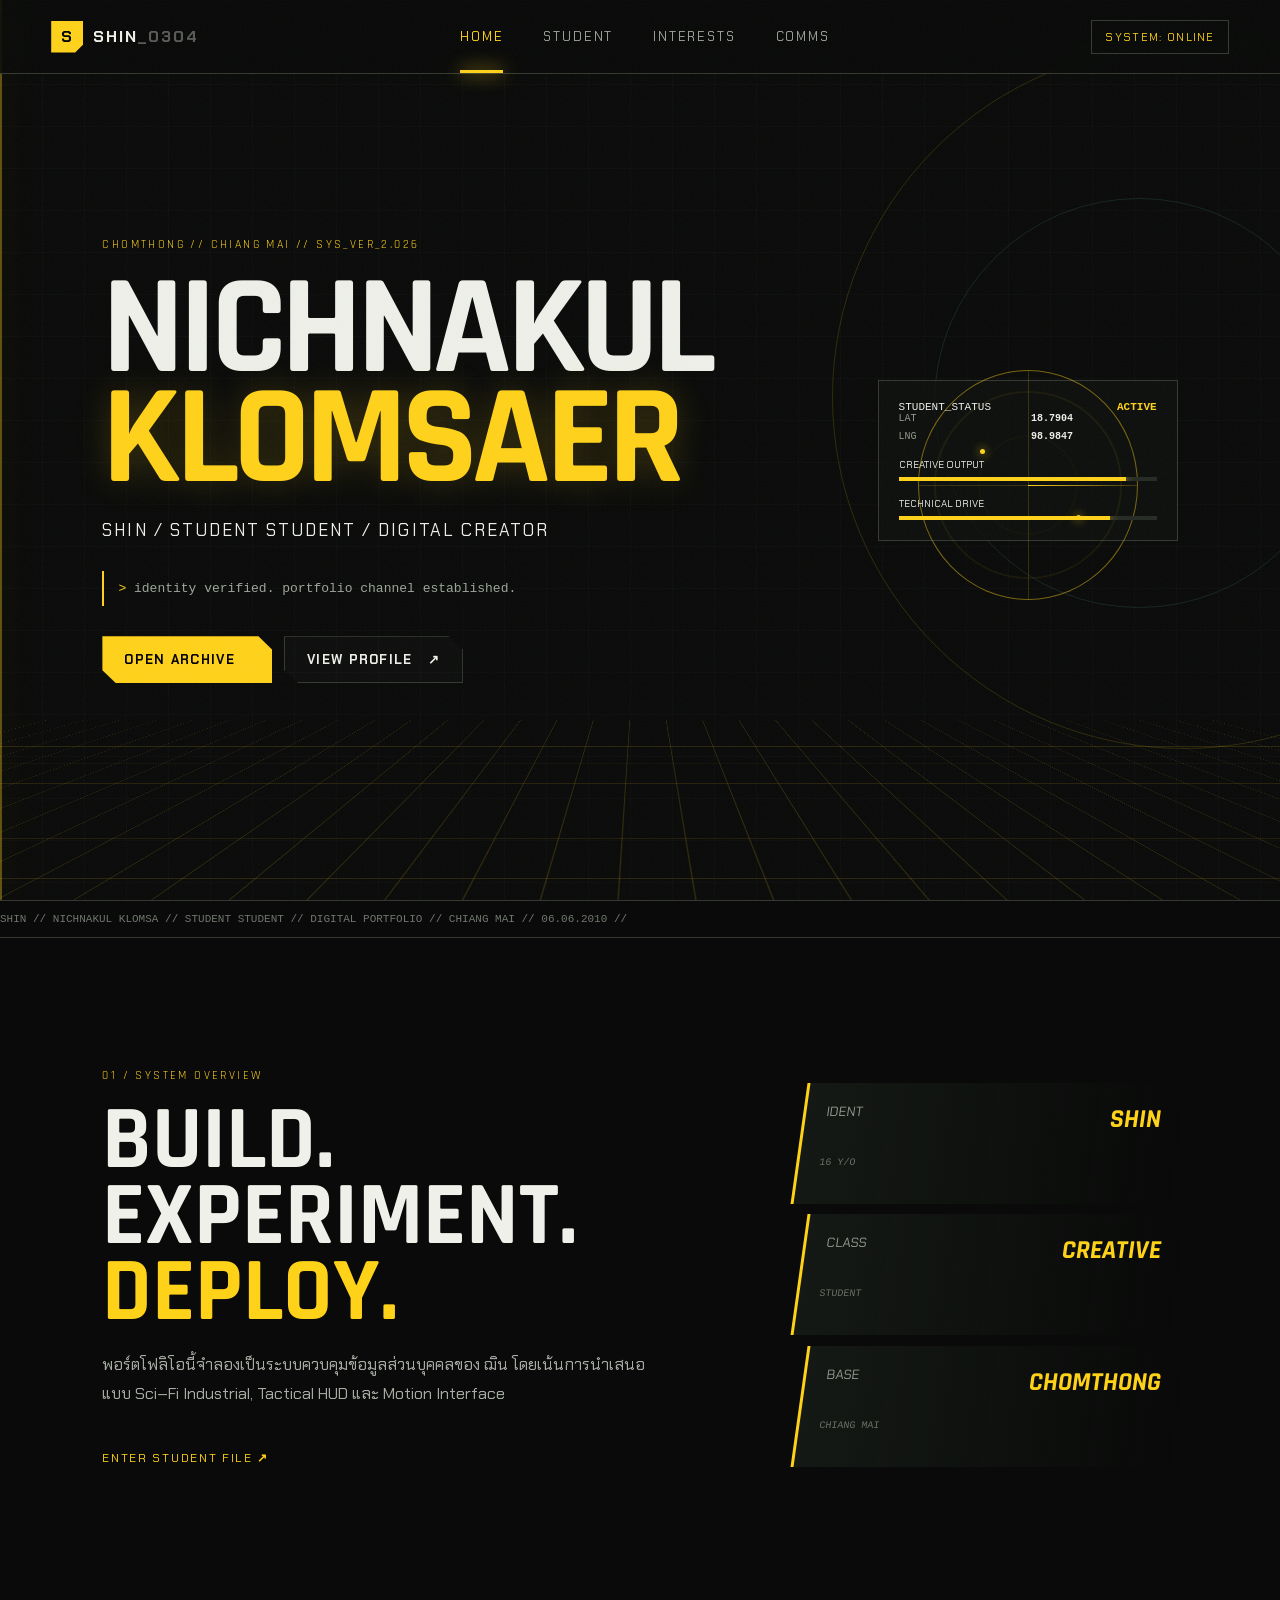
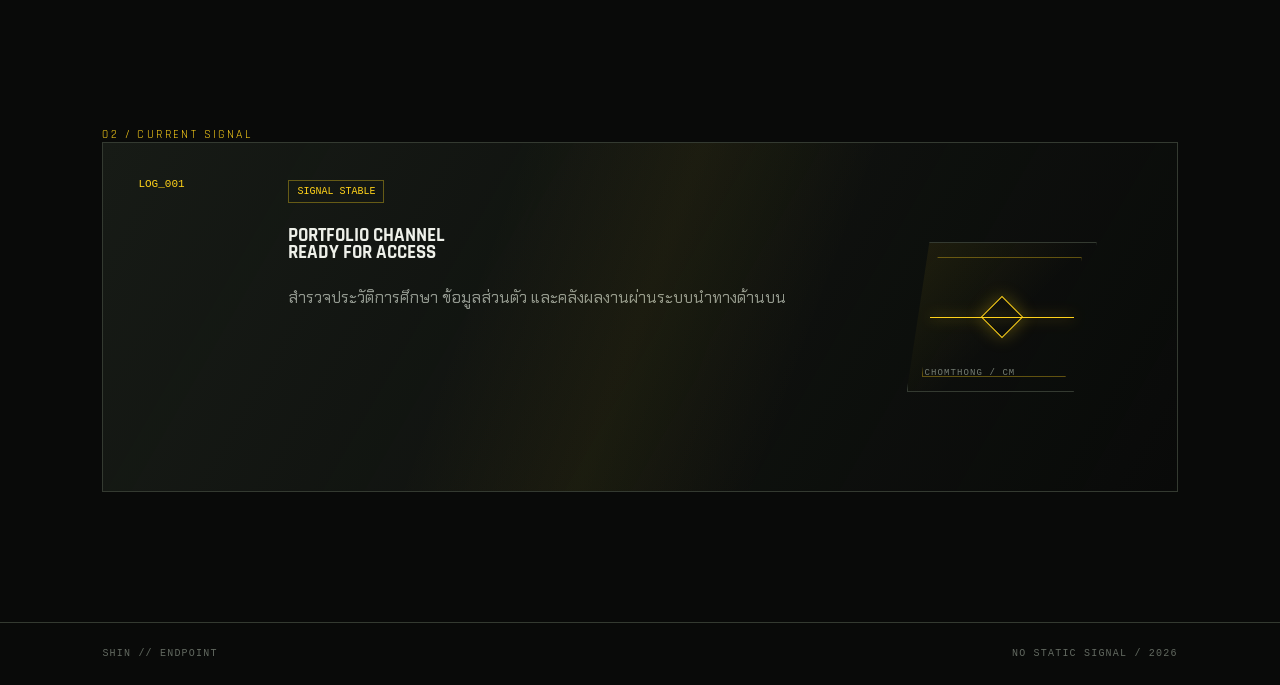
<file: index.html>
<!doctype html>
<html lang="th">
<head>
<meta charset="utf-8">
<meta name="viewport" content="width=device-width,initial-scale=1">
<title>SHIN // ENDPOINT</title>
<link rel="stylesheet" href="assets/style.css">
</head>
<body data-page="home">
<div id="boot" class="boot">
  <div class="boot-grid"></div>
  <div class="boot-core"><span class="boot-ring"></span><span class="boot-ring r2"></span><span class="boot-ring r3"></span></div>
  <div class="boot-log" id="bootLog"></div>
  <div class="boot-title">ENDPOINT // SHIN</div>
</div>
<div class="noise"></div>
<header class="nav-shell">
  <a class="brand" href="index.html"><span class="brand-mark">S</span><span>SHIN<span class="dim">_0304</span></span></a>
  <nav>
    <a class="nav-link active" href="index.html">HOME</a>
    <a class="nav-link" href="about.html">STUDENT</a>
    <a class="nav-link" href="interests.html">INTERESTS</a>
    <a class="nav-link" href="contact.html">COMMS</a>
  </nav>
  <button class="system-btn" id="modeBtn">SYSTEM: ONLINE</button>
</header>

<main>
<section class="hero section">
  <div class="hero-bg"><div class="grid-floor"></div><div class="orbit o1"></div><div class="orbit o2"></div><div class="scan-beam"></div></div>
  <div class="hero-copy reveal">
    <div class="eyebrow">CHOMTHONG // CHIANG MAI // SYS_VER_2.026</div>
    <h1><span class="scramble">NICHNAKUL</span><br><em>KLOMSAER</em></h1>
    <p class="lead">SHIN / STUDENT STUDENT / DIGITAL CREATOR</p>
    <div class="terminal-line"><span>&gt;</span> identity verified. portfolio channel established.</div>
    <div class="cta-row">
      <a class="target-btn" href="projects.html"><span>OPEN ARCHIVE</span><i></i></a>
      <a class="ghost-btn" href="about.html">VIEW PROFILE <b>↗</b></a>
    </div>
  </div>
  <div class="hero-panel reveal">
    <div class="panel-top"><span>STUDENT_STATUS</span><b>ACTIVE</b></div>
    <div class="radar"><div class="radar-sweep"></div><div class="radar-dot d1"></div><div class="radar-dot d2"></div><div class="radar-ring"></div></div>
    <div class="readout"><span>LAT</span><strong>18.7904</strong><span>LNG</span><strong>98.9847</strong></div>
    <div class="meter"><label>CREATIVE OUTPUT</label><span style="--v:88%"></span></div>
    <div class="meter"><label>TECHNICAL DRIVE</label><span style="--v:82%"></span></div>
  </div>
</section>

<section class="ticker"><div>SHIN // NICHNAKUL KLOMSA // STUDENT STUDENT // DIGITAL PORTFOLIO // CHIANG MAI // 06.06.2010 // </div></section>

<section class="section intro">
  <div class="section-label">01 / SYSTEM OVERVIEW</div>
  <div class="split">
    <div class="reveal">
      <h2>BUILD. EXPERIMENT.<br><span>DEPLOY.</span></h2>
      <p>พอร์ตโฟลิโอนี้จำลองเป็นระบบควบคุมข้อมูลส่วนบุคคลของ ฌิน โดยเน้นการนำเสนอแบบ Sci‑Fi Industrial, Tactical HUD และ Motion Interface</p>
      <a class="text-link" href="about.html">ENTER STUDENT FILE <b>↗</b></a>
    </div>
    <div class="data-stack reveal">
      <div class="data-chip"><small>IDENT</small><strong>SHIN</strong><span>16 Y/O</span></div>
      <div class="data-chip"><small>CLASS</small><strong>CREATIVE</strong><span>STUDENT</span></div>
      <div class="data-chip"><small>BASE</small><strong>CHOMTHONG</strong><span>CHIANG MAI</span></div>
    </div>
  </div>
</section>

<section class="section feature">
  <div class="section-label">02 / CURRENT SIGNAL</div>
  <div class="feature-card reveal">
    <div class="feature-index">LOG_001</div>
    <div><span class="status">SIGNAL STABLE</span><h3>PORTFOLIO CHANNEL<br>READY FOR ACCESS</h3><p>สำรวจประวัติการศึกษา ข้อมูลส่วนตัว และคลังผลงานผ่านระบบนำทางด้านบน</p></div>
    <div class="feature-graphic"><div class="signal-block"><span></span><b>CHOMTHONG / CM</b></div></div>
  </div>
</section>
</main>
<footer><span>SHIN // ENDPOINT</span><span>NO STATIC SIGNAL / 2026</span></footer>
<script src="assets/app.js"></script>
</body>
</html>
</file>
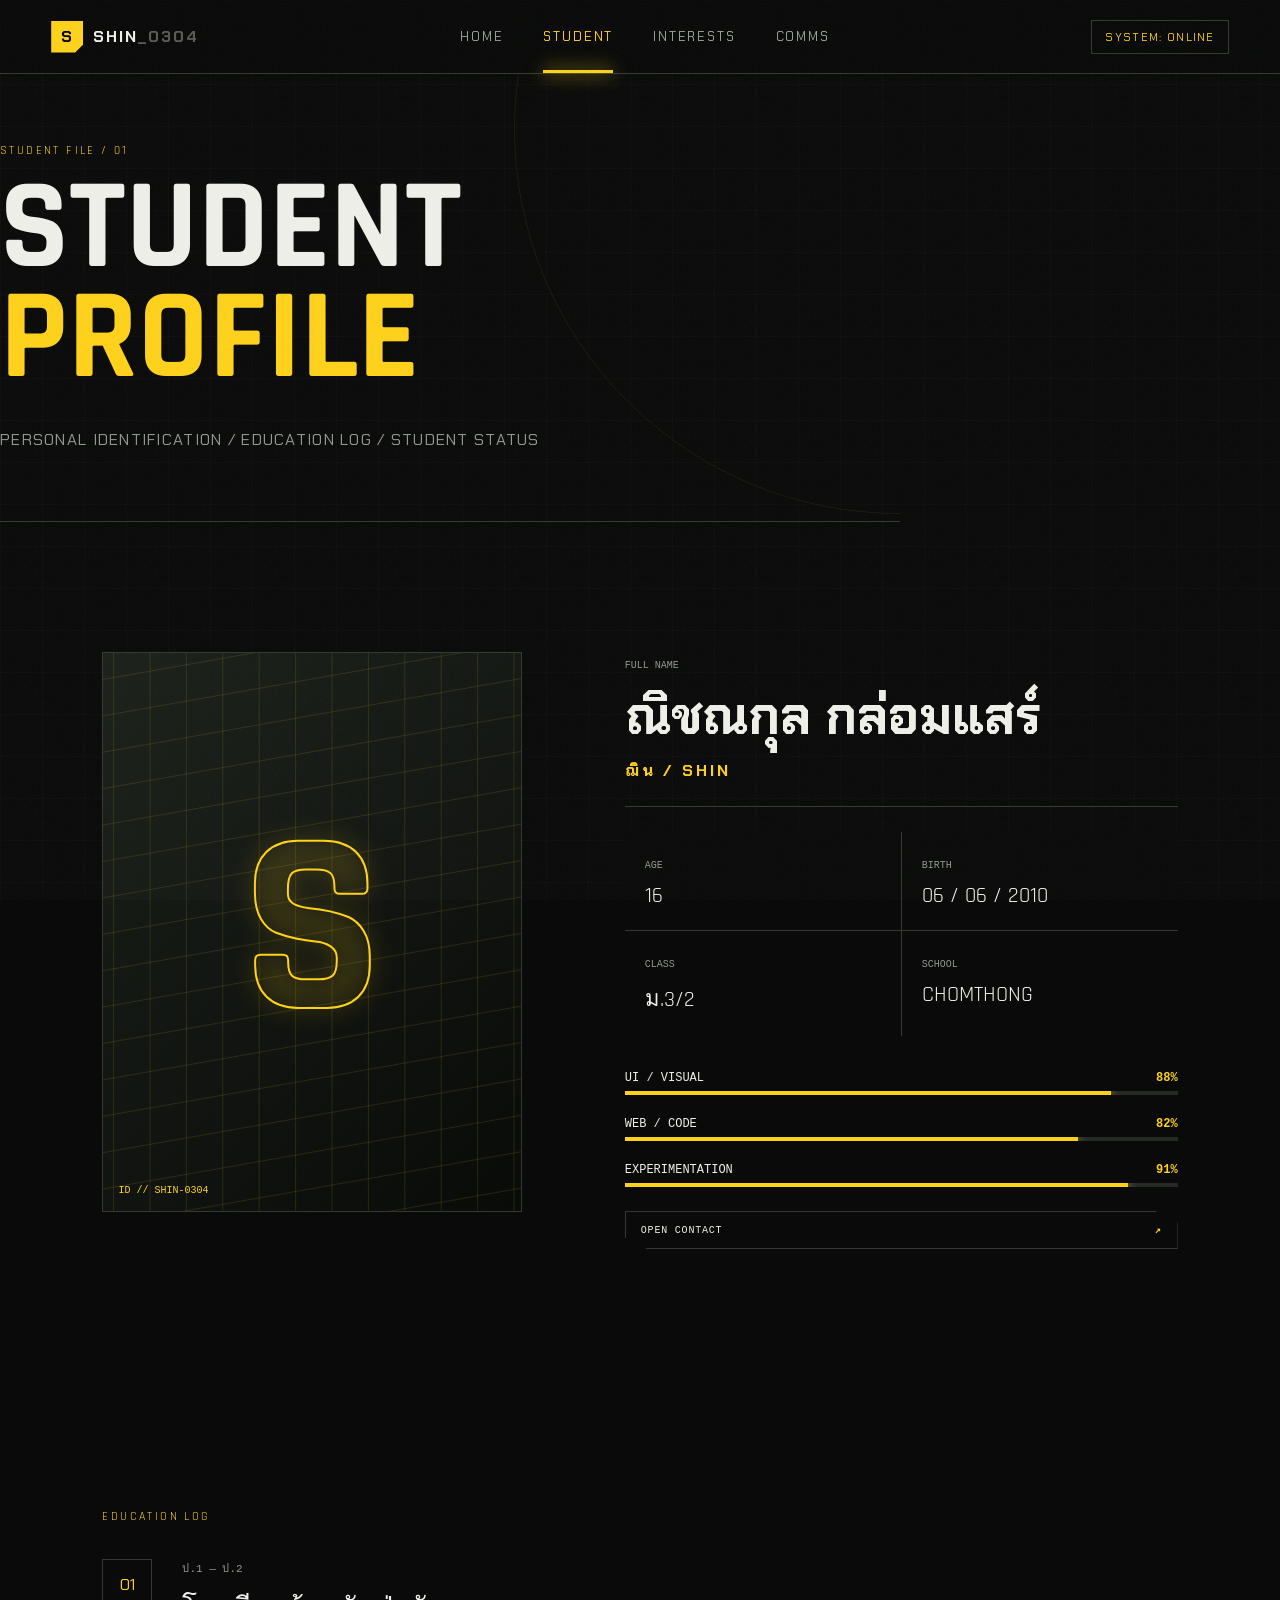
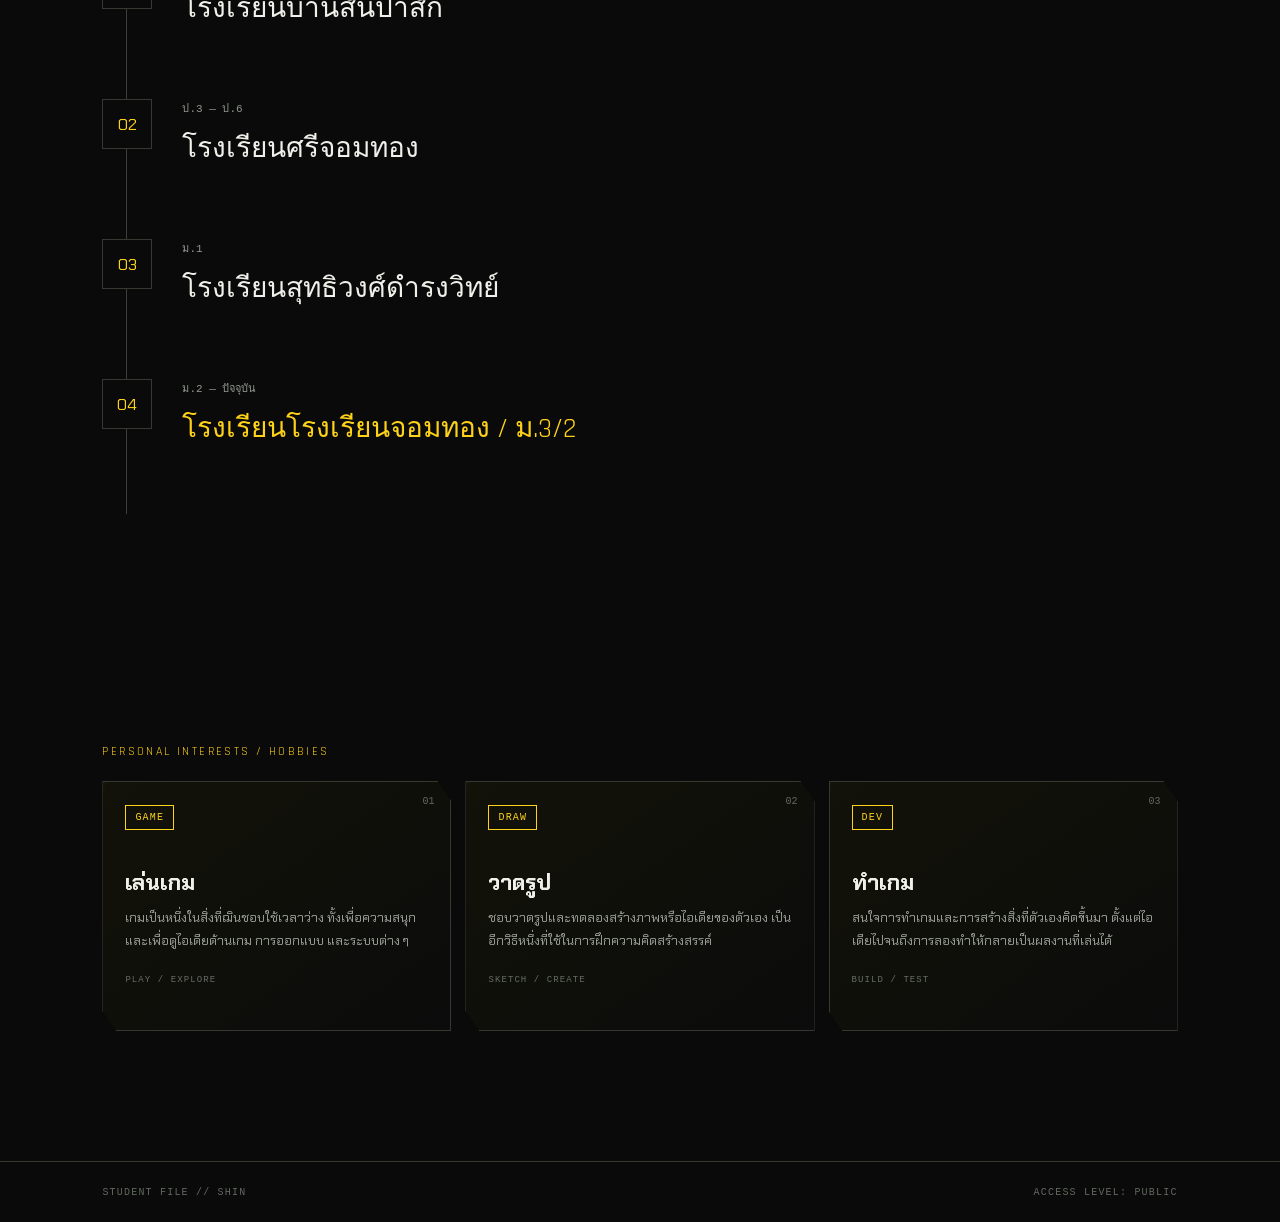
<file: about.html>
<!doctype html>
<html lang="th">
<head><meta charset="utf-8"><meta name="viewport" content="width=device-width,initial-scale=1"><title>SHIN // STUDENT</title><link rel="stylesheet" href="assets/style.css"></head>
<body data-page="about">
<div class="noise"></div>
<header class="nav-shell"><a class="brand" href="index.html"><span class="brand-mark">S</span><span>SHIN<span class="dim">_0304</span></span></a><nav><a class="nav-link" href="index.html">HOME</a><a class="nav-link active" href="about.html">STUDENT</a><a class="nav-link" href="interests.html">INTERESTS</a><a class="nav-link" href="contact.html">COMMS</a></nav><button class="system-btn" id="modeBtn">SYSTEM: ONLINE</button></header>
<main>
<section class="page-hero"><div class="section-label">STUDENT FILE / 01</div><h1 class="decrypt">STUDENT<br><span>PROFILE</span></h1><p>PERSONAL IDENTIFICATION / EDUCATION LOG / STUDENT STATUS</p></section>
<section class="section profile-layout">
  <div class="portrait reveal"><div class="portrait-grid"></div><div class="portrait-initial">S</div><div class="portrait-tag">ID // SHIN-0304</div></div>
  <div class="profile-info reveal">
    <div class="nameplate"><small>FULL NAME</small><h2>ณิชณกุล กล่อมแสร์</h2><strong>ฌิน / SHIN</strong></div>
    <div class="stat-grid">
      <div><small>AGE</small><b>16</b></div><div><small>BIRTH</small><b>06 / 06 / 2010</b></div><div><small>CLASS</small><b>ม.3/2</b></div><div><small>SCHOOL</small><b>CHOMTHONG</b></div>
    </div>
    <div class="skill-list">
      <div class="skill"><span>UI / VISUAL</span><b>88%</b><i style="--v:88%"></i></div>
      <div class="skill"><span>WEB / CODE</span><b>82%</b><i style="--v:82%"></i></div>
      <div class="skill"><span>EXPERIMENTATION</span><b>91%</b><i style="--v:91%"></i></div>
    </div>
    <a class="profile-command" href="contact.html"><span>OPEN CONTACT</span><b>↗</b></a>
  </div>
</section>
<section class="section timeline">
<div class="section-label">EDUCATION LOG</div>
<div class="timeline-line"></div>
<div class="edu reveal"><span>01</span><div><b>ป.1 — ป.2</b><strong>โรงเรียนบ้านสันป่าสัก</strong></div></div>
<div class="edu reveal"><span>02</span><div><b>ป.3 — ป.6</b><strong>โรงเรียนศรีจอมทอง</strong></div></div>
<div class="edu reveal"><span>03</span><div><b>ม.1</b><strong>โรงเรียนสุทธิวงศ์ดำรงวิทย์</strong></div></div>
<div class="edu active reveal"><span>04</span><div><b>ม.2 — ปัจจุบัน</b><strong>โรงเรียนโรงเรียนจอมทอง / ม.3/2</strong></div></div>
</section>

<section class="section interests-section">
  <div class="section-label">PERSONAL INTERESTS / HOBBIES</div>
  <div class="interest-grid">
    <article class="interest-card reveal">
      <div class="interest-index">01</div>
      <div class="interest-icon">GAME</div>
      <h3>เล่นเกม</h3>
      <p>เกมเป็นหนึ่งในสิ่งที่ฌินชอบใช้เวลาว่าง ทั้งเพื่อความสนุกและเพื่อดูไอเดียด้านเกม การออกแบบ และระบบต่าง ๆ</p>
      <span class="interest-tag">PLAY / EXPLORE</span>
    </article>
    <article class="interest-card reveal">
      <div class="interest-index">02</div>
      <div class="interest-icon">DRAW</div>
      <h3>วาดรูป</h3>
      <p>ชอบวาดรูปและทดลองสร้างภาพหรือไอเดียของตัวเอง เป็นอีกวิธีหนึ่งที่ใช้ในการฝึกความคิดสร้างสรรค์</p>
      <span class="interest-tag">SKETCH / CREATE</span>
    </article>
    <article class="interest-card reveal">
      <div class="interest-index">03</div>
      <div class="interest-icon">DEV</div>
      <h3>ทำเกม</h3>
      <p>สนใจการทำเกมและการสร้างสิ่งที่ตัวเองคิดขึ้นมา ตั้งแต่ไอเดียไปจนถึงการลองทำให้กลายเป็นผลงานที่เล่นได้</p>
      <span class="interest-tag">BUILD / TEST</span>
    </article>
  </div>
</section>

</main><footer><span>STUDENT FILE // SHIN</span><span>ACCESS LEVEL: PUBLIC</span></footer><script src="assets/app.js"></script>
</body></html>
</file>
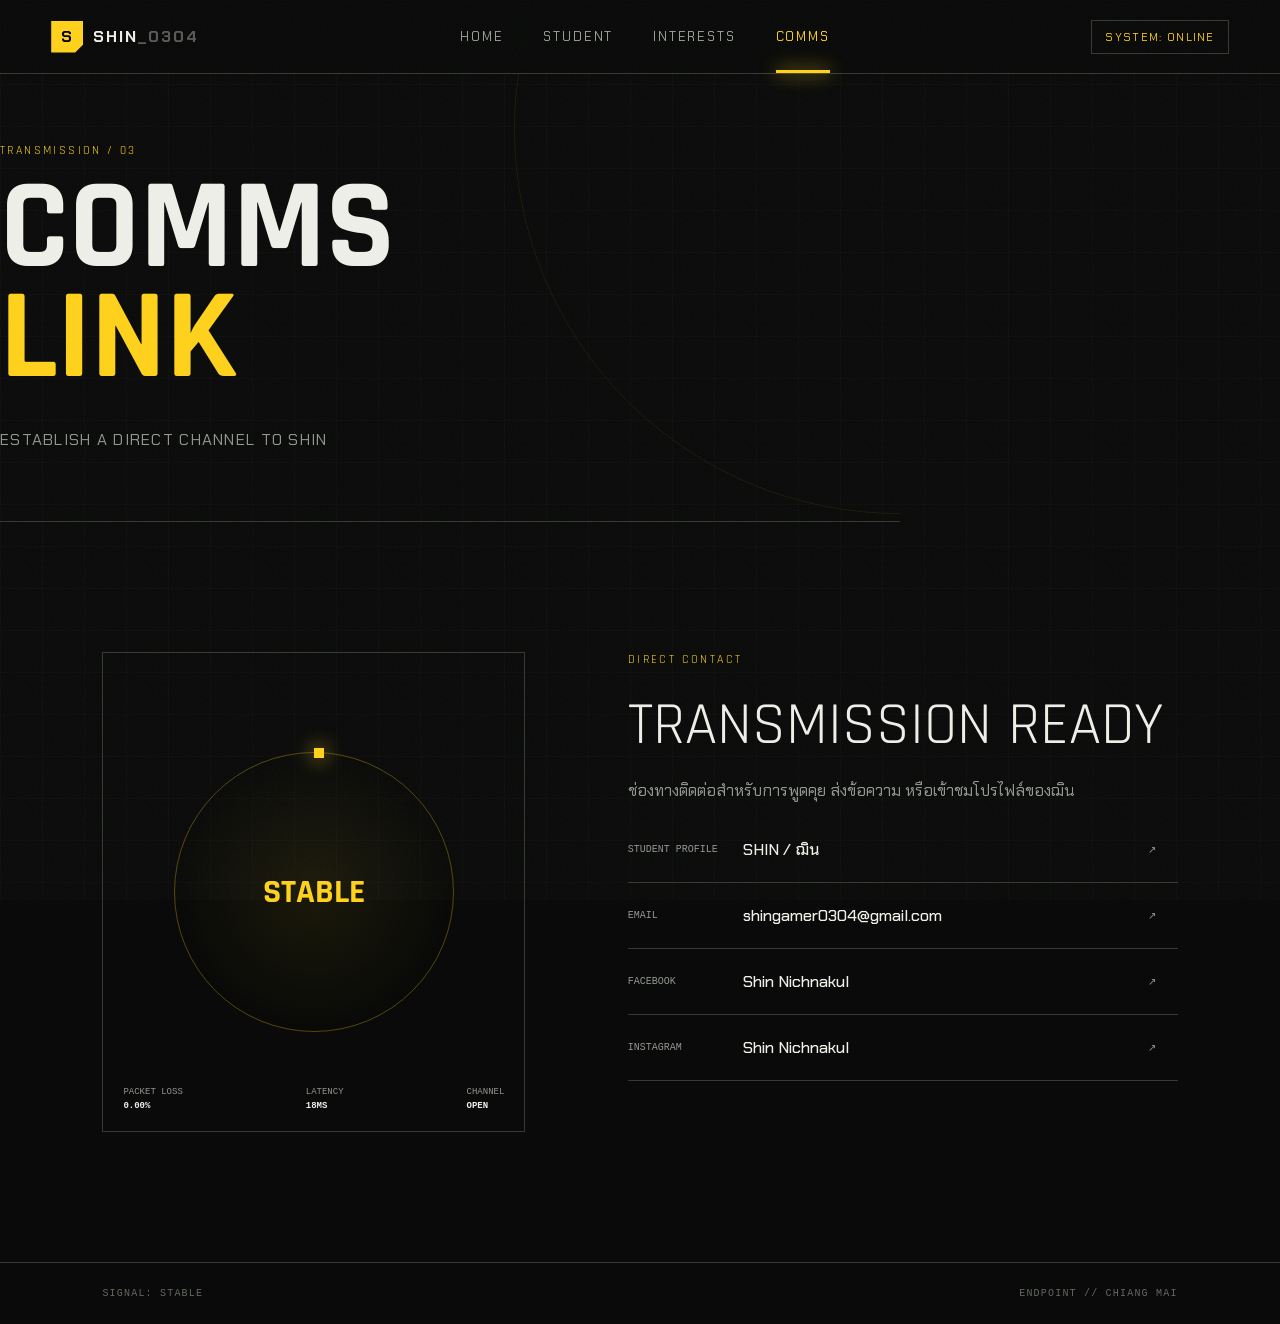
<file: contact.html>
<!doctype html>
<html lang="th">
<head><meta charset="utf-8"><meta name="viewport" content="width=device-width,initial-scale=1"><title>SHIN // COMMS</title><link rel="stylesheet" href="assets/style.css"></head>
<body data-page="contact">
<div class="noise"></div><header class="nav-shell"><a class="brand" href="index.html"><span class="brand-mark">S</span><span>SHIN<span class="dim">_0304</span></span></a><nav><a class="nav-link" href="index.html">HOME</a><a class="nav-link" href="about.html">STUDENT</a><a class="nav-link" href="interests.html">INTERESTS</a><a class="nav-link active" href="contact.html">COMMS</a></nav><button class="system-btn" id="modeBtn">SYSTEM: ONLINE</button></header>
<main>
<section class="page-hero"><div class="section-label">TRANSMISSION / 03</div><h1 class="decrypt">COMMS<br><span>LINK</span></h1><p>ESTABLISH A DIRECT CHANNEL TO SHIN</p></section>
<section class="section comms">
<div class="signal-panel reveal"><div class="signal-orbit"></div><div class="signal-core">STABLE</div><div class="signal-readouts"><span>PACKET LOSS <b>0.00%</b></span><span>LATENCY <b>18MS</b></span><span>CHANNEL <b>OPEN</b></span></div></div>
<div class="contact-panel reveal"><div class="section-label">DIRECT CONTACT</div><h2>TRANSMISSION READY</h2><p>ช่องทางติดต่อสำหรับการพูดคุย ส่งข้อความ หรือเข้าชมโปรไฟล์ของฌิน</p><a class="contact-row" href="about.html"><span>STUDENT PROFILE</span><b>SHIN / ฌิน</b><i>↗</i></a><a class="contact-row" href="mailto:shingamer0304@gmail.com"><span>EMAIL</span><b>shingamer0304@gmail.com</b><i>↗</i></a><a class="contact-row" href="https://www.facebook.com/search/top?q=Shin%20Nichnakul" target="_blank" rel="noopener noreferrer"><span>FACEBOOK</span><b>Shin Nichnakul</b><i>↗</i></a><a class="contact-row" href="https://www.instagram.com/explore/search/keyword/?q=Shin%20Nichnakul" target="_blank" rel="noopener noreferrer"><span>INSTAGRAM</span><b>Shin Nichnakul</b><i>↗</i></a></div>
</section>
</main><footer><span>SIGNAL: STABLE</span><span>ENDPOINT // CHIANG MAI</span></footer><script src="assets/app.js"></script>
</body></html>
</file>
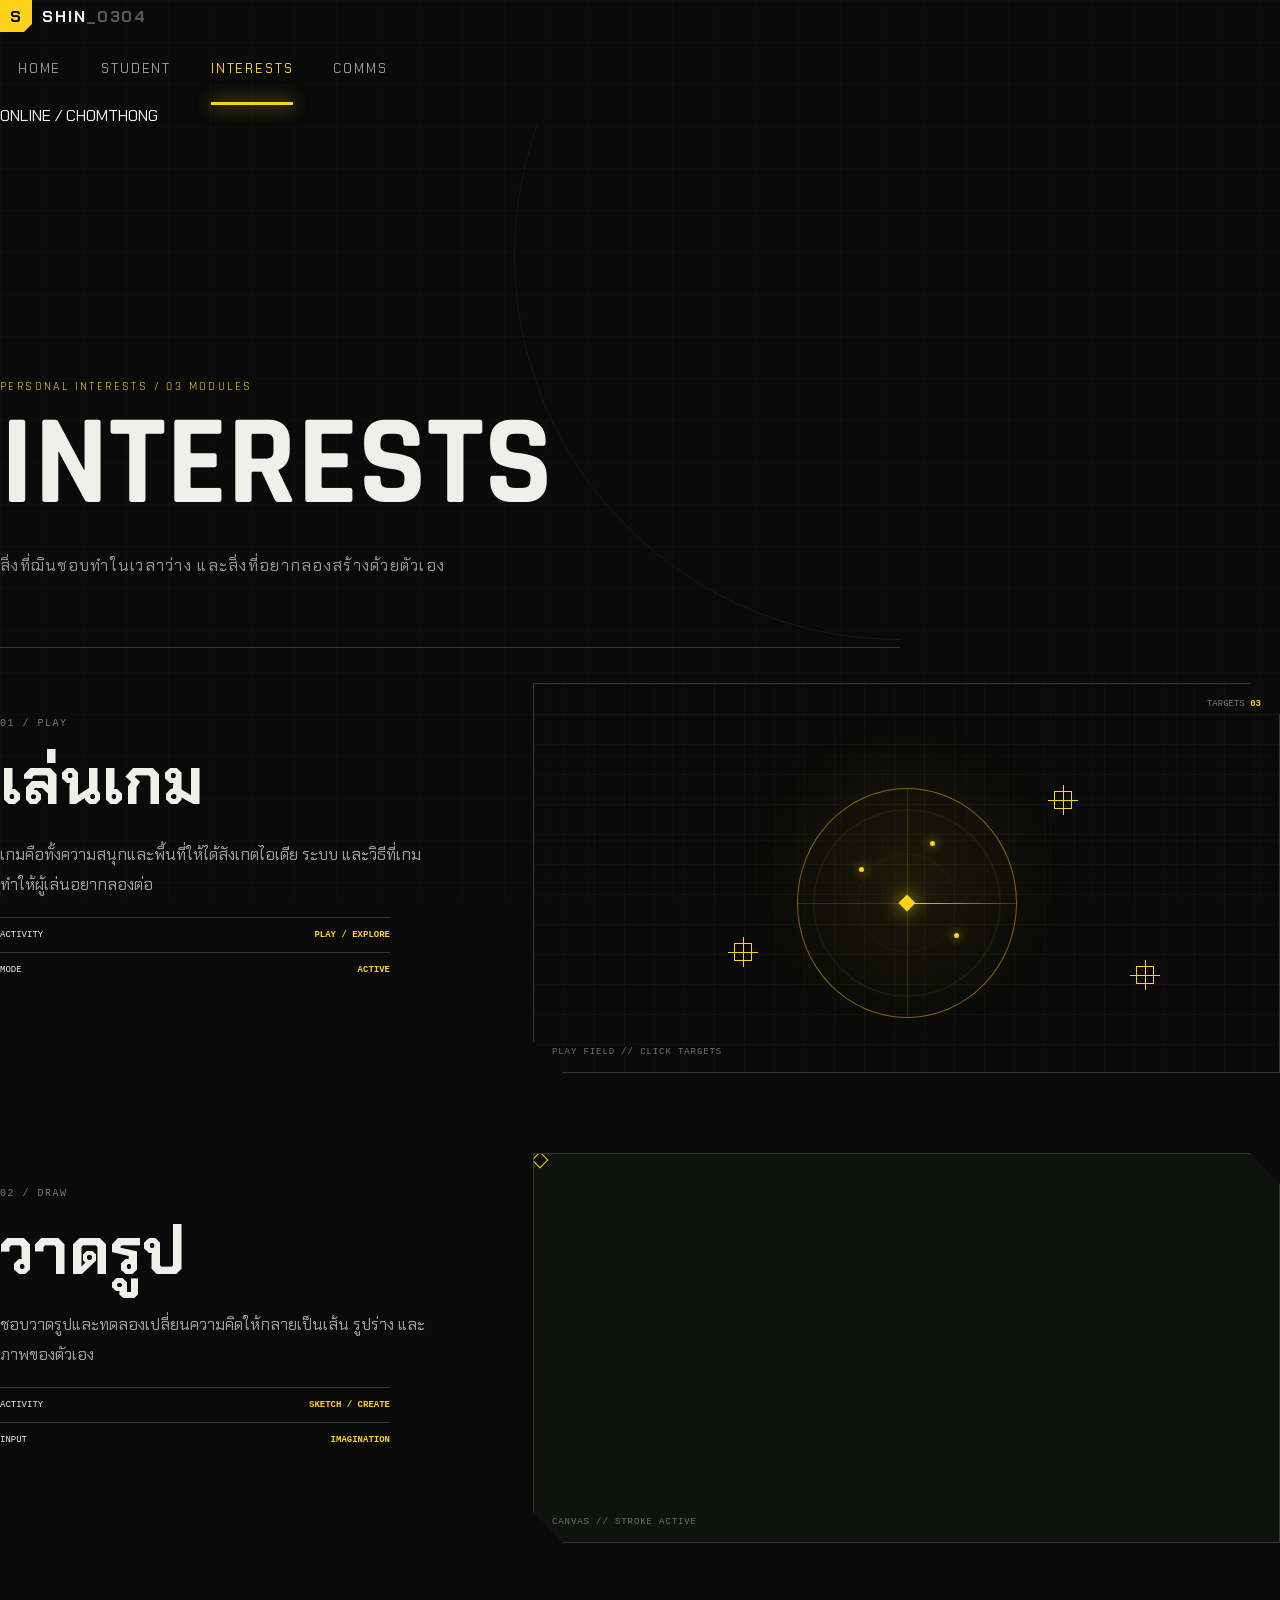
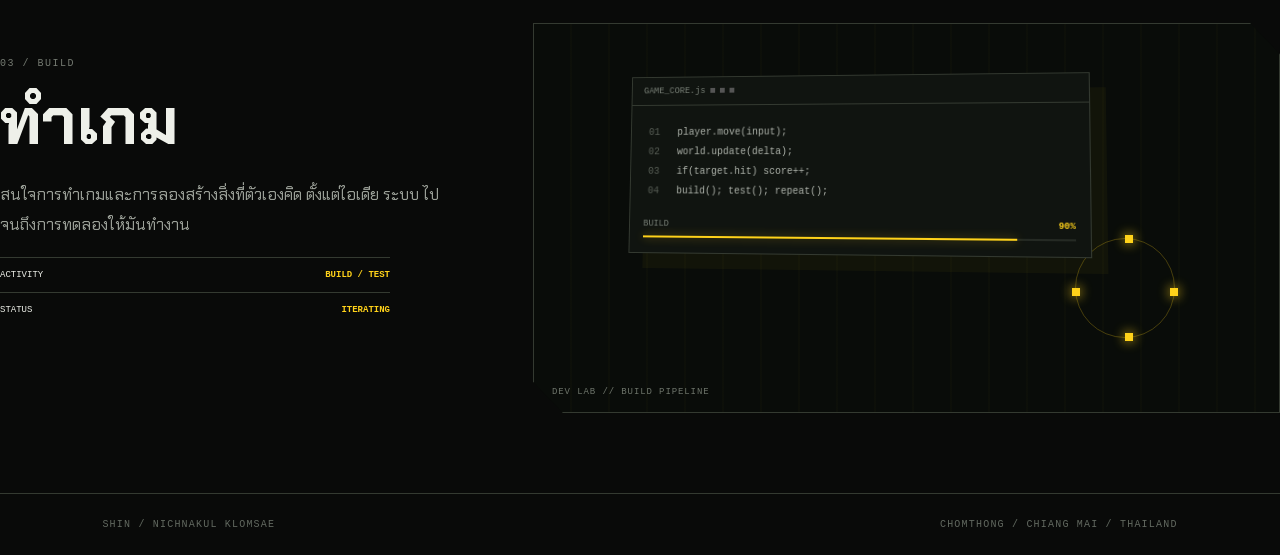
<file: interests.html>
<!doctype html>
<html lang="th">
<head>
<meta charset="utf-8"><meta name="viewport" content="width=device-width,initial-scale=1">
<title>SHIN / INTERESTS</title>
<link rel="stylesheet" href="assets/style.css">
</head>
<body>
<div class="page-noise"></div><div class="scanline"></div>
<header class="site-header">
  <a class="brand" href="index.html"><span class="brand-mark">S</span><span>SHIN<span class="dim">_0304</span></span></a>
  <nav class="nav">
    <a class="nav-link" href="index.html">HOME</a>
    <a class="nav-link" href="about.html">STUDENT</a>
    <a class="nav-link active" href="interests.html">INTERESTS</a>
    <a class="nav-link" href="contact.html">COMMS</a>
  </nav>
  <div class="header-status"><i></i> ONLINE / CHOMTHONG</div>
</header>

<main>
<section class="page-hero">
  <div class="eyebrow">PERSONAL INTERESTS / 03 MODULES</div>
  <h1 data-scramble="INTERESTS">INTERESTS</h1>
  <p>สิ่งที่ฌินชอบทำในเวลาว่าง และสิ่งที่อยากลองสร้างด้วยตัวเอง</p>
</section>

<section class="interest-module game-module reveal">
  <div class="module-copy">
    <div class="module-index">01 / PLAY</div><h2>เล่นเกม</h2>
    <p>เกมคือทั้งความสนุกและพื้นที่ให้ได้สังเกตไอเดีย ระบบ และวิธีที่เกมทำให้ผู้เล่นอยากลองต่อ</p>
    <div class="data-line"><span>ACTIVITY</span><b>PLAY / EXPLORE</b></div>
    <div class="data-line"><span>MODE</span><b>ACTIVE</b></div>
  </div>
  <div class="module-visual game-visual" data-module="game">
    <div class="radar"><span class="radar-sweep"></span><i class="radar-dot d1"></i><i class="radar-dot d2"></i><i class="radar-dot d3"></i><div class="radar-core"></div></div>
    <div class="game-hud">TARGETS <b id="gameTargets">03</b></div>
    <button class="game-target-dot" style="--x:71%;--y:30%" aria-label="target 1"></button>
    <button class="game-target-dot" style="--x:28%;--y:69%" aria-label="target 2"></button>
    <button class="game-target-dot" style="--x:82%;--y:75%" aria-label="target 3"></button>
    <div class="module-label">PLAY FIELD // CLICK TARGETS</div>
  </div>
</section>

<section class="interest-module draw-module reveal">
  <div class="module-copy">
    <div class="module-index">02 / DRAW</div><h2>วาดรูป</h2>
    <p>ชอบวาดรูปและทดลองเปลี่ยนความคิดให้กลายเป็นเส้น รูปร่าง และภาพของตัวเอง</p>
    <div class="data-line"><span>ACTIVITY</span><b>SKETCH / CREATE</b></div>
    <div class="data-line"><span>INPUT</span><b>IMAGINATION</b></div>
  </div>
  <div class="module-visual draw-visual" data-module="draw">
    <svg viewBox="0 0 520 320" role="img" aria-label="animated sketch">
      <path class="sketch-path p1" d="M40 250 C80 80,170 80,220 230 S350 270,470 70"/>
      <path class="sketch-path p2" d="M90 230 L150 110 L210 230 M120 190 L185 190"/>
      <path class="sketch-path p3" d="M300 230 C300 160 390 140 420 200 C450 260 350 280 330 215"/>
    </svg>
    <div class="pencil-cursor"></div><div class="draw-grid"></div>
    <div class="module-label">CANVAS // STROKE ACTIVE</div>
  </div>
</section>

<section class="interest-module dev-module reveal">
  <div class="module-copy">
    <div class="module-index">03 / BUILD</div><h2>ทำเกม</h2>
    <p>สนใจการทำเกมและการลองสร้างสิ่งที่ตัวเองคิด ตั้งแต่ไอเดีย ระบบ ไปจนถึงการทดลองให้มันทำงาน</p>
    <div class="data-line"><span>ACTIVITY</span><b>BUILD / TEST</b></div>
    <div class="data-line"><span>STATUS</span><b>ITERATING</b></div>
  </div>
  <div class="module-visual dev-visual" data-module="dev">
    <div class="code-rain" aria-hidden="true"></div>
    <div class="dev-window">
      <div class="dev-head"><span>GAME_CORE.js</span><i></i><i></i><i></i></div>
      <pre><span>01</span> player.move(input);<br><span>02</span> world.update(delta);<br><span>03</span> if(target.hit) score++;<br><span>04</span> build(); test(); repeat();</pre>
      <div class="compile">BUILD <b id="buildPct">87%</b><i><em></em></i></div>
    </div>
    <div class="pixel-orbit"><i></i><i></i><i></i><i></i></div>
    <div class="module-label">DEV LAB // BUILD PIPELINE</div>
  </div>
</section>
</main>

<footer class="site-footer"><span>SHIN / NICHNAKUL KLOMSAE</span><span>CHOMTHONG / CHIANG MAI / THAILAND</span></footer>
<script src="assets/app.js"></script>
<script>
(function(){
 const targets=[...document.querySelectorAll('.game-target-dot')], out=document.getElementById('gameTargets');
 targets.forEach(t=>t.addEventListener('click',()=>{t.classList.add('hit');let n=document.querySelectorAll('.game-target-dot:not(.hit)').length;out.textContent=String(n).padStart(2,'0');}));
 const build=document.getElementById('buildPct'); if(build){let n=87;setInterval(()=>{n=n>=99?76:n+1;build.textContent=n+'%'},700)}
})();
</script>
</body></html>
</file>
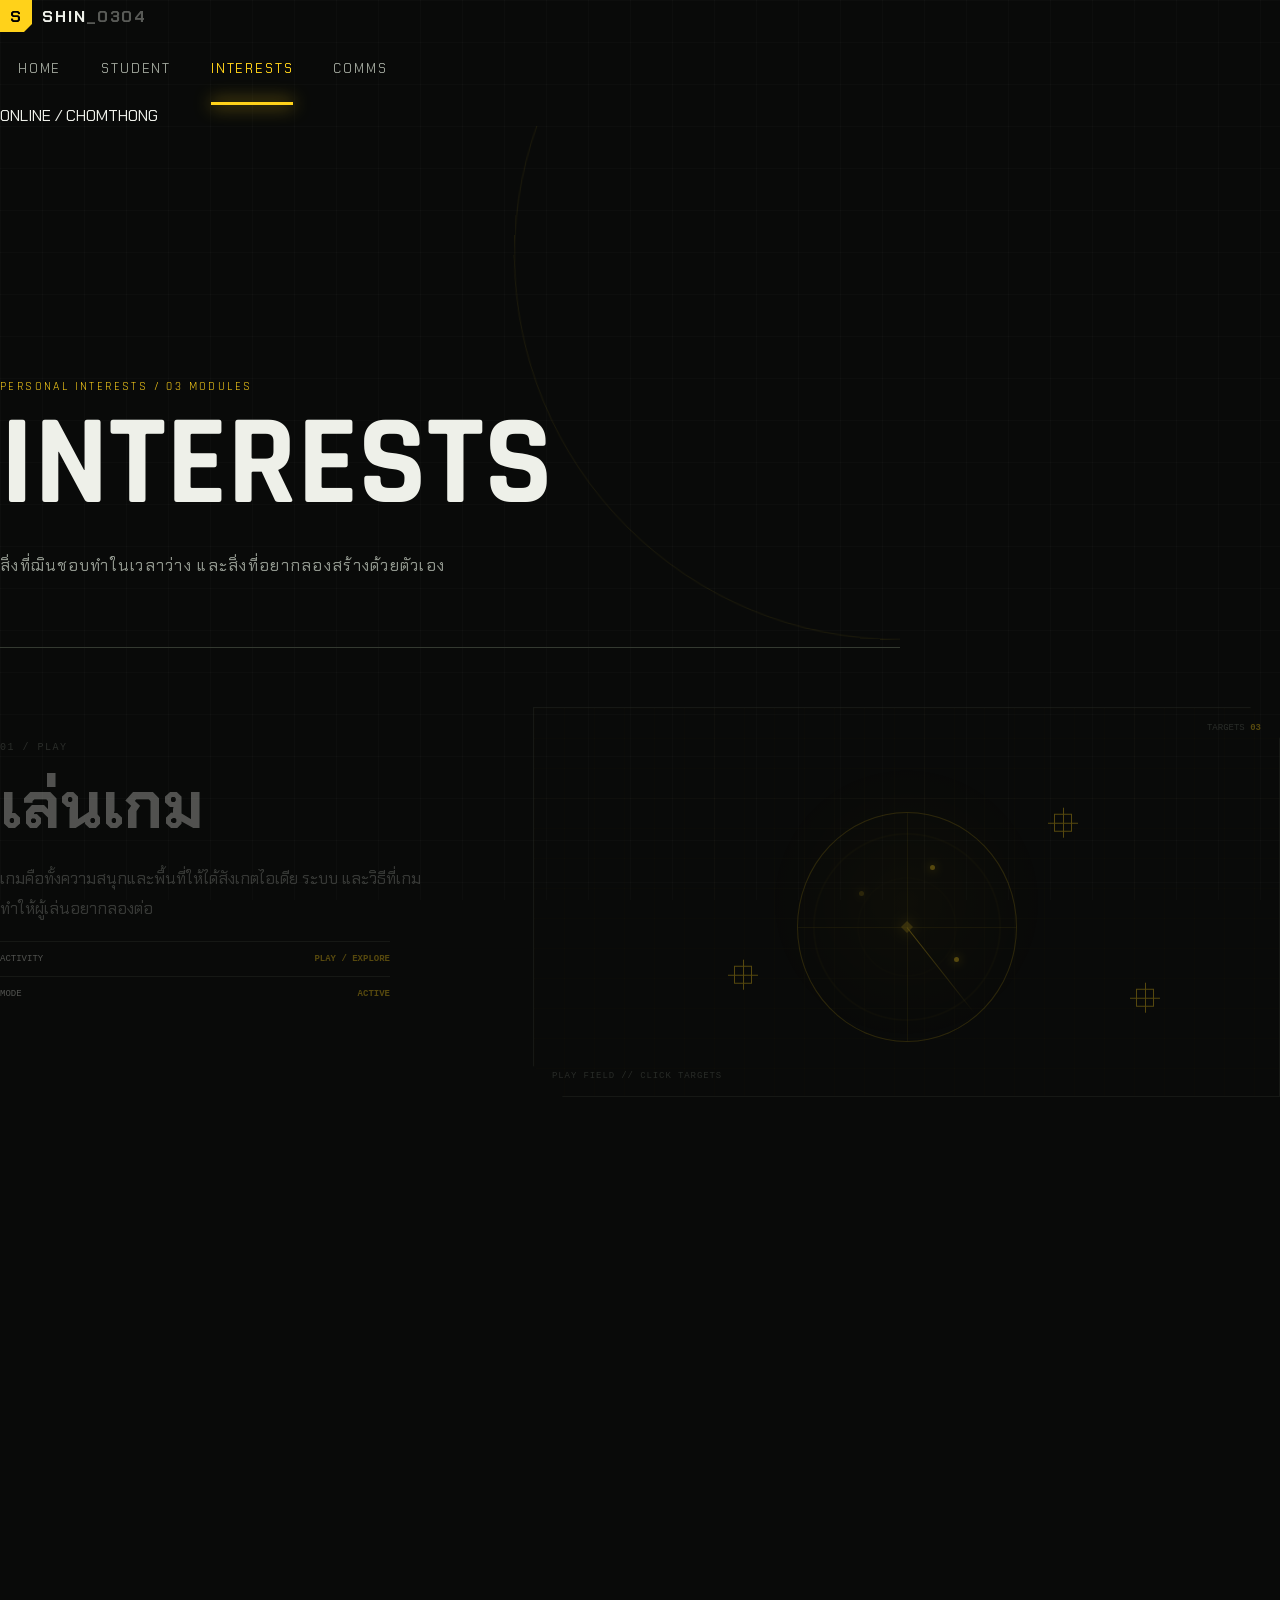
<file: projects.html>
<!doctype html><html lang="th"><head><meta charset="utf-8"><meta http-equiv="refresh" content="0; url=interests.html"><title>SHIN / Interests</title></head><body style="background:#090b09;color:#ffd21a;font-family:monospace;padding:40px">REDIRECTING TO INTERESTS...</body></html>
</file>
<file: assets/style.css>
@import url('https://fonts.googleapis.com/css2?family=Chakra+Petch:wght@400;500;600;700&family=Rajdhani:wght@400;500;600;700&display=swap');
:root{--yellow:#ffd21a;--black:#090a09;--dark:#111411;--panel:#151915;--line:#343a31;--white:#eef0e9;--muted:#92988f;--red:#ff3d32;--cyan:#79e5df}
*{box-sizing:border-box}html{scroll-behavior:smooth}body{margin:0;background:var(--black);color:var(--white);font-family:'Chakra Petch',sans-serif;overflow-x:hidden;cursor:crosshair}body:before{content:"";position:fixed;inset:0;background:linear-gradient(rgba(255,255,255,.018) 1px,transparent 1px),linear-gradient(90deg,rgba(255,255,255,.018) 1px,transparent 1px);background-size:42px 42px;pointer-events:none;z-index:-3}.noise{position:fixed;inset:0;pointer-events:none;z-index:30;opacity:.06;background-image:url("data:image/svg+xml,%3Csvg xmlns='http://www.w3.org/2000/svg' width='120' height='120'%3E%3Cfilter id='n'%3E%3CfeTurbulence type='fractalNoise' baseFrequency='.8' numOctaves='4' stitchTiles='stitch'/%3E%3C/filter%3E%3Crect width='100%25' height='100%25' filter='url(%23n)' opacity='.7'/%3E%3C/svg%3E")}.nav-shell{position:fixed;top:0;left:0;right:0;height:74px;z-index:20;display:flex;align-items:center;justify-content:space-between;padding:0 4vw;background:rgba(9,10,9,.82);backdrop-filter:blur(12px);border-bottom:1px solid var(--line)}.brand{color:var(--white);text-decoration:none;display:flex;align-items:center;gap:10px;font-weight:700;letter-spacing:.12em}.brand-mark{display:grid;place-items:center;width:32px;height:32px;background:var(--yellow);color:#000;clip-path:polygon(0 0,100% 0,100% 75%,75% 100%,0 100%)}.dim{opacity:.35}nav{display:flex;gap:4px}.nav-link{color:#9ca298;text-decoration:none;font-size:13px;letter-spacing:.14em;padding:28px 18px;position:relative;transition:.25s}.nav-link:hover,.nav-link.active{color:var(--yellow)}.nav-link.active:after{content:"";position:absolute;left:18px;right:18px;bottom:0;height:3px;background:var(--yellow);box-shadow:0 0 18px var(--yellow)}button{font:inherit}.system-btn{border:1px solid var(--line);background:transparent;color:var(--yellow);padding:9px 13px;font-size:11px;letter-spacing:.12em;cursor:pointer}.system-btn:hover{background:var(--yellow);color:#000}.section{padding:130px 8vw;position:relative}.hero{min-height:100vh;padding-top:150px;display:flex;align-items:center;justify-content:space-between;gap:6vw;overflow:hidden}.hero-bg{position:absolute;inset:0;z-index:-1;overflow:hidden}.grid-floor{position:absolute;left:-20%;right:-20%;bottom:-18%;height:58%;background:linear-gradient(rgba(255,210,26,.16) 1px,transparent 1px),linear-gradient(90deg,rgba(255,210,26,.16) 1px,transparent 1px);background-size:55px 55px;transform:perspective(450px) rotateX(62deg);animation:gridMove 8s linear infinite}.scan-beam{position:absolute;top:0;bottom:0;width:2px;background:var(--yellow);box-shadow:0 0 35px var(--yellow);opacity:.35;animation:scan 7s linear infinite}.orbit{position:absolute;border:1px solid rgba(255,210,26,.16);border-radius:50%;width:55vw;height:55vw;right:-20vw;top:5vh;animation:spin 28s linear infinite}.o2{width:32vw;height:32vw;right:-5vw;top:22vh;border-color:rgba(121,229,223,.12);animation-direction:reverse;animation-duration:19s}.hero-copy{max-width:780px}.eyebrow,.section-label{font-family:'Rajdhani',sans-serif;letter-spacing:.2em;color:var(--yellow);font-size:12px}.hero h1{font-family:'Rajdhani',sans-serif;font-size:clamp(70px,11vw,170px);line-height:.78;margin:24px 0;font-weight:700;letter-spacing:-.04em}.hero h1 em{font-style:normal;color:var(--yellow);text-shadow:0 0 35px rgba(255,210,26,.2)}.lead{font-size:17px;letter-spacing:.12em}.terminal-line{font:13px monospace;color:#9da69b;border-left:2px solid var(--yellow);padding:10px 14px;margin:30px 0}.terminal-line span{color:var(--yellow)}.cta-row{display:flex;gap:12px}.target-btn,.ghost-btn{display:inline-flex;text-decoration:none;align-items:center;gap:15px;padding:14px 22px;font-weight:700;letter-spacing:.1em;font-size:13px;transition:.25s;clip-path:polygon(0 0,92% 0,100% 28%,100% 100%,8% 100%,0 72%)}.target-btn{background:var(--yellow);color:#000}.target-btn:hover{transform:translateY(-4px);box-shadow:0 12px 30px rgba(255,210,26,.2)}.ghost-btn{border:1px solid var(--line);color:var(--white);background:rgba(255,255,255,.02)}.ghost-btn:hover{border-color:var(--yellow);color:var(--yellow)}.hero-panel{width:300px;border:1px solid var(--line);padding:20px;background:rgba(15,18,15,.76);transform:skewY(-2deg);position:relative}.panel-top{display:flex;justify-content:space-between;font:11px monospace}.panel-top b{color:var(--yellow)}.radar{height:220px;margin:25px auto;max-width:220px;border:1px solid #384036;border-radius:50%;position:relative;background:radial-gradient(circle,transparent 0 18%,rgba(255,210,26,.05) 19% 20%,transparent 21% 38%,rgba(255,210,26,.05) 39% 40%,transparent 41%),linear-gradient(0deg,transparent 49.5%,#384036 50%,transparent 50.5%),linear-gradient(90deg,transparent 49.5%,#384036 50%,transparent 50.5%);overflow:hidden}.radar-sweep{position:absolute;inset:0;background:conic-gradient(from 0deg,transparent 0 80%,rgba(255,210,26,.5) 100%);animation:spin 2.6s linear infinite}.radar-dot{position:absolute;width:5px;height:5px;background:var(--yellow);box-shadow:0 0 12px var(--yellow)}.d1{left:31%;top:35%}.d2{right:25%;bottom:28%}.readout{display:grid;grid-template-columns:1fr 1fr;gap:7px;font:10px monospace;color:var(--muted)}.readout strong{color:var(--white)}.meter{margin-top:16px;font-size:10px}.meter span,.skill i{display:block;height:4px;background:#252b24;margin-top:6px;position:relative;overflow:hidden}.meter span:after,.skill i:after{content:"";position:absolute;inset:0;width:var(--v);background:var(--yellow);box-shadow:0 0 10px var(--yellow)}.ticker{overflow:hidden;border-block:1px solid var(--line);white-space:nowrap;padding:12px 0;color:#70776e;font:11px monospace}.ticker div{display:inline-block;animation:ticker 25s linear infinite}.intro h2{font-family:Rajdhani;font-size:clamp(48px,7vw,90px);line-height:.85;margin:20px 0}.intro h2 span{color:var(--yellow)}.intro p{max-width:620px;color:#a7ada4;line-height:1.8}.split{display:grid;grid-template-columns:1.5fr 1fr;gap:10vw}.text-link{color:var(--yellow);text-decoration:none;display:inline-block;margin-top:25px;font-size:12px;letter-spacing:.14em}.data-stack{display:grid;gap:10px}.data-chip{padding:20px;border-left:3px solid var(--yellow);background:linear-gradient(90deg,#151915,transparent);display:grid;grid-template-columns:1fr auto;gap:5px;transform:skewX(-8deg);transition:.3s}.data-chip:hover{transform:skewX(-8deg) translateX(10px);background:#1c211c}.data-chip small{color:var(--muted)}.data-chip strong{color:var(--yellow);font-family:Rajdhani;font-size:26px}.data-chip span{grid-column:1/-1;font:10px monospace;color:#697066}.feature-card{min-height:350px;border:1px solid var(--line);background:linear-gradient(120deg,#171b16,rgba(10,12,10,.4));display:grid;grid-template-columns:120px 1fr 280px;gap:30px;padding:35px;position:relative;overflow:hidden}.feature-card:before{content:"";position:absolute;inset:0;background:linear-gradient(110deg,transparent 35%,rgba(255,210,26,.05),transparent 65%);animation:sweep 5s linear infinite}.feature-index{font:11px monospace;color:var(--yellow)}.status{font:10px monospace;color:var(--yellow);border:1px solid #665b16;padding:5px 8px;display:inline-block}.feature-card h3{font:clamp(35px,5vw,68px);font-family:Rajdhani;line-height:.9;margin:25px 0}.feature-card p{color:var(--muted);max-width:500px}.feature-graphic{display:grid;place-items:center}.cube{width:130px;height:130px;position:relative;transform-style:preserve-3d;animation:cube 9s linear infinite}.cube i{position:absolute;inset:0;border:2px solid var(--yellow);background:rgba(255,210,26,.025)}.cube i:nth-child(1){transform:translateZ(65px)}.cube i:nth-child(2){transform:rotateY(90deg) translateZ(65px)}.cube i:nth-child(3){transform:rotateY(180deg) translateZ(65px)}.cube i:nth-child(4){transform:rotateY(-90deg) translateZ(65px)}footer{padding:25px 8vw;border-top:1px solid var(--line);display:flex;justify-content:space-between;color:#626960;font:10px monospace;letter-spacing:.12em}.page-hero{min-height:58vh;padding:180px 8vw 90px;display:flex;flex-direction:column;justify-content:end;border-bottom:1px solid var(--line);position:relative;overflow:hidden}.page-hero:after{content:"";position:absolute;width:60vw;height:60vw;border:1px solid rgba(255,210,26,.08);border-radius:50%;right:-30vw;top:-20vw;animation:spin 40s linear infinite}.page-hero h1{font:700 clamp(65px,11vw,150px)/.78 Rajdhani;margin:25px 0}.page-hero h1 span{color:var(--yellow)}.page-hero p{color:var(--muted);letter-spacing:.08em}.profile-layout{display:grid;grid-template-columns:420px 1fr;gap:8vw;align-items:start}.portrait{height:560px;background:linear-gradient(135deg,#1b201a,#090b09);border:1px solid var(--line);position:relative;overflow:hidden;display:grid;place-items:center}.portrait-grid{position:absolute;inset:0;background:linear-gradient(rgba(255,210,26,.12) 1px,transparent 1px),linear-gradient(90deg,rgba(255,210,26,.12) 1px,transparent 1px);background-size:28px 28px;transform:skewY(-10deg) scale(1.3);animation:gridMove 10s linear infinite}.portrait-initial{font:700 260px Rajdhani;color:transparent;-webkit-text-stroke:2px var(--yellow);text-shadow:0 0 30px rgba(255,210,26,.18);z-index:1}.portrait-tag{position:absolute;bottom:15px;left:15px;font:10px monospace;color:var(--yellow)}.nameplate{border-bottom:1px solid var(--line);padding-bottom:25px}.nameplate small,.stat-grid small{color:var(--muted);font:10px monospace}.nameplate h2{font-size:clamp(30px,4vw,54px);margin:10px 0}.nameplate strong{color:var(--yellow);letter-spacing:.2em}.stat-grid{display:grid;grid-template-columns:1fr 1fr;gap:1px;background:var(--line);margin:25px 0}.stat-grid div{background:var(--black);padding:20px}.stat-grid b{display:block;margin-top:9px;font:22px Rajdhani}.skill-list{display:grid;gap:22px;margin-top:35px}.skill{font:12px monospace}.skill b{float:right;color:var(--yellow)}.timeline{position:relative}.timeline-line{position:absolute;left:calc(8vw + 24px);top:190px;bottom:100px;border-left:1px solid #3b4139}.edu{display:grid;grid-template-columns:50px 1fr;gap:30px;padding:35px 0 35px 0;margin-left:0;position:relative}.edu>span{width:50px;height:50px;border:1px solid var(--line);display:grid;place-items:center;color:var(--yellow);background:var(--black);z-index:1}.edu b{display:block;color:var(--muted);font:11px monospace;margin-bottom:8px}.edu strong{font:28px Rajdhani}.edu.active strong{color:var(--yellow)}.archive-head,.project{display:grid;grid-template-columns:90px 1fr 1fr 140px 30px;align-items:center;gap:20px}.archive-head{padding:15px 20px;color:#666d63;font:10px monospace}.project{padding:30px 20px;border-block:1px solid var(--line);position:relative;transition:.3s;cursor:pointer;overflow:hidden}.project:before{content:"";position:absolute;left:-100%;top:0;width:60%;height:100%;background:linear-gradient(90deg,transparent,rgba(255,210,26,.1),transparent);transition:.5s}.project:hover{background:#151915;transform:translateX(12px)}.project:hover:before{left:120%}.project>span,.project p{font:10px monospace;color:var(--muted)}.project h2{font:32px Rajdhani;margin:0}.project b{font:10px monospace;color:var(--yellow)}.project i{color:var(--yellow);font-style:normal}.tech-tree{min-height:600px}.tree{height:360px;position:relative;margin:30px auto;max-width:800px}.node{position:absolute;width:100px;height:100px;border:1px solid var(--line);background:#111511;color:var(--muted);clip-path:polygon(0 12%,12% 0,88% 0,100% 12%,100% 88%,88% 100%,12% 100%,0 88%);cursor:pointer;transition:.3s;z-index:2}.node:hover,.node.active{border-color:var(--yellow);color:var(--yellow);box-shadow:0 0 35px rgba(255,210,26,.15);transform:scale(1.08)}.node:nth-child(1){left:10%;top:35%}.node:nth-child(2){left:37%;top:10%}.node:nth-child(3){left:65%;top:35%}.node:nth-child(4){left:37%;top:65%}.tree-lines{position:absolute;left:20%;right:20%;top:45%;height:2px;background:linear-gradient(90deg,transparent,var(--yellow),transparent);transform:rotate(0deg);opacity:.4}.node-info{text-align:center;border-top:1px solid var(--line);padding:20px;color:var(--yellow);font:12px monospace}.modal{position:fixed;inset:0;background:rgba(0,0,0,.78);backdrop-filter:blur(8px);z-index:50;display:none;place-items:center;padding:25px}.modal.open{display:grid}.modal-inner{max-width:700px;width:100%;padding:45px;background:#111511;border:1px solid var(--yellow);clip-path:polygon(0 0,96% 0,100% 8%,100% 100%,4% 100%,0 92%);position:relative;animation:modalIn .35s ease}.close{position:absolute;right:20px;top:15px;background:transparent;border:0;color:var(--yellow);font-size:30px;cursor:pointer}.modal h2{font:60px Rajdhani;margin:25px 0 10px}.modal p{color:#aab0a7;line-height:1.8}.modal-data{border-top:1px solid var(--line);padding-top:15px;color:#697067;font:10px monospace}.comms{display:grid;grid-template-columns:1fr 1.3fr;gap:8vw}.signal-panel{min-height:480px;border:1px solid var(--line);display:grid;place-items:center;position:relative;overflow:hidden;background:radial-gradient(circle,rgba(255,210,26,.08),transparent 45%)}.signal-orbit{position:absolute;width:280px;height:280px;border:1px solid rgba(255,210,26,.3);border-radius:50%;animation:spin 6s linear infinite}.signal-orbit:after{content:"";position:absolute;width:10px;height:10px;background:var(--yellow);left:50%;top:-5px;box-shadow:0 0 20px var(--yellow)}.signal-core{font:700 34px Rajdhani;color:var(--yellow);z-index:1}.signal-readouts{position:absolute;bottom:20px;left:20px;right:20px;display:flex;justify-content:space-between;font:9px monospace;color:var(--muted)}.signal-readouts b{display:block;color:var(--white);margin-top:4px}.contact-panel h2{font:60px Rajdhani;margin:20px 0 10px}.contact-panel p{color:var(--muted)}.contact-row{display:grid;grid-template-columns:100px 1fr 30px;align-items:center;gap:15px;text-decoration:none;color:var(--white);padding:22px 0;border-bottom:1px solid var(--line);transition:.25s}.contact-row:hover{padding-left:15px;color:var(--yellow)}.contact-row span,.contact-row i{font:10px monospace;color:var(--muted)}.contact-row b{font-weight:500}.boot{position:fixed;inset:0;background:#070807;z-index:100;display:grid;place-items:center;transition:opacity .8s,visibility .8s}.boot.done{opacity:0;visibility:hidden;pointer-events:none}.boot-grid{position:absolute;inset:0;background:linear-gradient(rgba(255,210,26,.08) 1px,transparent 1px),linear-gradient(90deg,rgba(255,210,26,.08) 1px,transparent 1px);background-size:35px 35px;animation:gridMove 4s linear infinite}.boot-core{width:220px;height:220px;position:relative}.boot-ring{position:absolute;inset:0;border:1px solid var(--yellow);border-radius:50%;animation:spin 2s linear infinite}.boot-ring.r2{inset:20px;animation-duration:1.5s;animation-direction:reverse;border-style:dashed}.boot-ring.r3{inset:50px;animation-duration:1s}.boot-log{position:absolute;left:5vw;bottom:8vh;font:11px monospace;line-height:1.7;color:#777f75}.boot-title{position:absolute;top:8vh;left:5vw;color:var(--yellow);font:700 28px Rajdhani;letter-spacing:.18em}
@keyframes gridMove{to{background-position:0 55px,55px 0}}@keyframes scan{from{left:-5%}to{left:105%}}@keyframes spin{to{transform:rotate(360deg)}}@keyframes ticker{to{transform:translateX(-50%)}}@keyframes sweep{to{transform:translateX(150%)}}@keyframes cube{to{transform:rotateX(360deg) rotateY(360deg)}}@keyframes modalIn{from{opacity:0;transform:translateY(20px) scale(.97)}to{opacity:1;transform:none}}.reveal{opacity:0;transform:translateY(35px);transition:opacity .8s,transform .8s}.reveal.show{opacity:1;transform:none}
@media(max-width:900px){.nav-shell{padding:0 18px}.nav-shell nav{gap:0}.nav-link{padding:28px 7px;font-size:10px}.system-btn{display:none}.hero{display:block}.hero-copy{padding-top:30px}.hero-panel{margin:70px auto 0}.split,.profile-layout,.comms{grid-template-columns:1fr}.portrait{height:430px}.feature-card{grid-template-columns:1fr}.feature-graphic{display:none}.archive-head{display:none}.project{grid-template-columns:55px 1fr 30px}.project p,.project b{display:none}.contact-panel h2{font-size:48px}.timeline-line{left:8vw}.page-hero{min-height:52vh;padding-left:7vw}.section{padding:100px 7vw}footer{padding:20px 7vw}.hero h1{font-size:18vw}}
@media(prefers-reduced-motion:reduce){*,*:before,*:after{animation-duration:.001ms!important;animation-iteration-count:1!important;scroll-behavior:auto!important;transition:none!important}}
body.emergency{--yellow:#ff4038;--cyan:#ff4038}
body.emergency .system-btn{color:#ff4038}
/* POLISH LAYER — additive only */
.signal-block{width:190px;height:150px;position:relative;display:grid;place-items:center;border:1px solid var(--line);clip-path:polygon(12% 0,100% 0,88% 100%,0 100%);background:linear-gradient(135deg,rgba(255,210,26,.08),transparent 55%)}
.signal-block:before{content:"";position:absolute;inset:14px;border:1px solid rgba(255,210,26,.35);clip-path:polygon(10% 0,100% 0,90% 100%,0 100%)}
.signal-block:after{content:"";position:absolute;left:22px;right:22px;top:50%;height:1px;background:var(--yellow);box-shadow:0 0 14px rgba(255,210,26,.8);animation:signalSweep 2.2s linear infinite}
.signal-block span{width:30px;height:30px;border:1px solid var(--yellow);transform:rotate(45deg);box-shadow:0 0 18px rgba(255,210,26,.3);animation:signalPulse 1.8s ease-in-out infinite}
.signal-block b{position:absolute;bottom:13px;left:17px;font:9px monospace;letter-spacing:.12em;color:#777e75}
@keyframes signalSweep{0%{transform:translateX(-45px);opacity:.15}50%{opacity:1}100%{transform:translateX(45px);opacity:.15}}
@keyframes signalPulse{50%{transform:rotate(45deg) scale(.75);opacity:.45}}
.profile-command,.archive-profile-link{display:flex;align-items:center;justify-content:space-between;gap:20px;margin-top:24px;padding:12px 15px;border:1px solid var(--line);color:var(--text);text-decoration:none;font:10px monospace;letter-spacing:.08em;clip-path:polygon(0 0,96% 0,100% 30%,100% 100%,4% 100%,0 70%);transition:.2s}
.profile-command:hover,.archive-profile-link:hover{border-color:var(--yellow);color:var(--yellow);transform:translateX(4px)}
.profile-command b,.archive-profile-link b{color:var(--yellow)}
.archive-profile-link{margin:0 0 16px;max-width:360px}
@media(max-width:700px){.signal-block{width:150px;height:125px}}

/* STUDENT INTERESTS */
.interest-grid{display:grid;grid-template-columns:repeat(3,1fr);gap:14px;margin-top:22px}
.interest-card{position:relative;min-height:250px;padding:22px;border:1px solid var(--line);background:linear-gradient(145deg,rgba(255,210,26,.045),rgba(255,255,255,.01));clip-path:polygon(0 0,96% 0,100% 8%,100% 100%,4% 100%,0 92%);overflow:hidden;transition:transform .25s,border-color .25s,background .25s}
.interest-card:before{content:"";position:absolute;top:0;left:-35%;width:25%;height:100%;background:linear-gradient(90deg,transparent,rgba(255,210,26,.14),transparent);transform:skewX(-18deg);transition:left .6s}
.interest-card:hover{transform:translateY(-6px);border-color:var(--yellow);background:linear-gradient(145deg,rgba(255,210,26,.08),rgba(255,255,255,.015))}
.interest-card:hover:before{left:120%}
.interest-index{position:absolute;right:16px;top:14px;font:10px monospace;color:#62685f}
.interest-icon{display:inline-block;padding:6px 9px;border:1px solid var(--yellow);color:var(--yellow);font:10px monospace;letter-spacing:.12em;margin-bottom:38px}
.interest-card h3{margin:0 0 9px;font-size:22px}
.interest-card p{margin:0;color:#9a9f96;line-height:1.8;font-size:13px}
.interest-tag{display:block;margin-top:22px;color:#666d64;font:9px monospace;letter-spacing:.12em}
@media(max-width:800px){.interest-grid{grid-template-columns:1fr}}

/* INTERESTS — three different motion systems */
.page-hero{padding:90px 0 50px;max-width:900px}.page-hero h1{font-size:clamp(58px,10vw,130px);line-height:.86;margin:16px 0}.page-hero p{color:#91978e;max-width:600px;line-height:1.8}
.interest-module{display:grid;grid-template-columns:.8fr 1.2fr;gap:35px;align-items:stretch;margin:35px 0 80px}.module-copy{padding:35px 0}.module-index{font:10px monospace;color:#747a71;letter-spacing:.15em}.module-copy h2{font-size:clamp(38px,5vw,68px);margin:12px 0}.module-copy p{color:#9ba098;line-height:1.9;max-width:450px}.data-line{display:flex;justify-content:space-between;max-width:390px;border-top:1px solid var(--line);padding:12px 0;font:9px monospace}.data-line b{color:var(--yellow)}
.module-visual{min-height:390px;position:relative;overflow:hidden;border:1px solid var(--line);background:#0b0e0b;clip-path:polygon(0 0,96% 0,100% 8%,100% 100%,4% 100%,0 92%)}
.module-label{position:absolute;left:18px;bottom:15px;font:9px monospace;color:#6e756b;letter-spacing:.1em}
.game-visual{background:radial-gradient(circle at 50% 50%,rgba(255,210,26,.08),transparent 38%),linear-gradient(rgba(255,210,26,.04) 1px,transparent 1px),linear-gradient(90deg,rgba(255,210,26,.04) 1px,transparent 1px);background-size:auto,30px 30px,30px 30px}
.radar{position:absolute;width:230px;height:230px;left:50%;top:50%;transform:translate(-50%,-50%);border:1px solid rgba(255,210,26,.45);border-radius:50%;background:radial-gradient(circle,transparent 30%,rgba(255,210,26,.03) 31%,transparent 32%),radial-gradient(circle,transparent 58%,rgba(255,210,26,.08) 59%,transparent 60%)}
.radar:before,.radar:after{content:"";position:absolute;background:rgba(255,210,26,.18)}.radar:before{left:50%;top:0;width:1px;height:100%}.radar:after{top:50%;left:0;width:100%;height:1px}
.radar-sweep{position:absolute;left:50%;top:50%;width:50%;height:1px;transform-origin:left center;background:linear-gradient(90deg,var(--yellow),transparent);animation:radarSpin 2.2s linear infinite}.radar-core{position:absolute;width:12px;height:12px;left:calc(50% - 6px);top:calc(50% - 6px);background:var(--yellow);box-shadow:0 0 18px var(--yellow);transform:rotate(45deg);animation:corePulse 1.2s infinite}
.radar-dot{position:absolute;width:5px;height:5px;border-radius:50%;background:var(--yellow);box-shadow:0 0 10px var(--yellow);animation:dotBlink 1.4s infinite}.d1{left:28%;top:34%}.d2{left:72%;top:63%;animation-delay:.4s}.d3{left:61%;top:23%;animation-delay:.8s}
.game-hud{position:absolute;right:18px;top:15px;font:9px monospace;color:#727970}.game-hud b{color:var(--yellow)}.game-target-dot{position:absolute;left:var(--x);top:var(--y);width:18px;height:18px;border:1px solid var(--yellow);background:transparent;transform:translate(-50%,-50%);cursor:pointer;animation:targetFloat 1.8s ease-in-out infinite}.game-target-dot:before,.game-target-dot:after{content:"";position:absolute;background:var(--yellow)}.game-target-dot:before{width:1px;height:30px;left:8px;top:-7px}.game-target-dot:after{height:1px;width:30px;left:-7px;top:8px}.game-target-dot.hit{opacity:.12;transform:translate(-50%,-50%) scale(1.8);pointer-events:none}
@keyframes radarSpin{to{transform:rotate(360deg)}}@keyframes corePulse{50%{transform:rotate(45deg) scale(.65);opacity:.5}}@keyframes dotBlink{50%{opacity:.25}}@keyframes targetFloat{50%{transform:translate(-50%,-50%) translateY(-5px)}}
.draw-visual{background:#10120f}.draw-grid{position:absolute;inset:0;background:linear-gradient(90deg,transparent 49.8%,rgba(255,210,26,.08) 50%,transparent 50.2%),linear-gradient(transparent 49.8%,rgba(255,210,26,.08) 50%,transparent 50.2%);background-size:40px 40px;animation:gridDrift 8s linear infinite}.draw-visual svg{position:absolute;inset:20px;width:calc(100% - 40px);height:calc(100% - 40px);z-index:2}.sketch-path{fill:none;stroke:var(--yellow);stroke-width:2;stroke-linecap:round;stroke-dasharray:900;stroke-dashoffset:900;animation:drawLine 4s ease-in-out infinite}.p2{animation-delay:.5s}.p3{animation-delay:1s}.pencil-cursor{position:absolute;width:12px;height:12px;border:1px solid var(--yellow);transform:rotate(45deg);z-index:3;animation:pencilMove 4s ease-in-out infinite}
@keyframes drawLine{0%,10%{stroke-dashoffset:900;opacity:.2}55%,80%{stroke-dashoffset:0;opacity:1}100%{stroke-dashoffset:-900;opacity:.15}}@keyframes pencilMove{0%{left:18%;top:76%}35%{left:42%;top:30%}65%{left:70%;top:67%}100%{left:88%;top:22%}}@keyframes gridDrift{to{background-position:40px 40px}}
.dev-visual{background:#090c09}.code-rain{position:absolute;inset:0;opacity:.18;background:repeating-linear-gradient(90deg,transparent 0 36px,rgba(255,210,26,.2) 37px,transparent 38px);animation:codeScroll 5s linear infinite}.dev-window{position:absolute;left:12%;top:13%;width:62%;background:#101410;border:1px solid var(--line);box-shadow:15px 15px 0 rgba(255,210,26,.04);z-index:2;transform:perspective(700px) rotateY(-5deg) rotateX(3deg);animation:windowFloat 3.5s ease-in-out infinite}.dev-head{padding:9px 12px;border-bottom:1px solid var(--line);font:9px monospace;color:#777e75}.dev-head i{display:inline-block;width:5px;height:5px;background:#555;margin-left:5px}.dev-window pre{padding:18px;margin:0;font:10px/2 monospace;color:#adb2aa}.dev-window pre span{color:#575d55;margin-right:12px}.compile{padding:0 14px 15px;font:9px monospace;color:#777e75}.compile b{color:var(--yellow);float:right}.compile i{display:block;height:2px;background:#252a24;margin-top:7px}.compile em{display:block;height:100%;width:87%;background:var(--yellow);box-shadow:0 0 10px rgba(255,210,26,.45);animation:compile 2s ease-in-out infinite alternate}
.pixel-orbit{position:absolute;right:14%;bottom:19%;width:100px;height:100px;border:1px solid rgba(255,210,26,.25);border-radius:50%;animation:orbitSpin 6s linear infinite}.pixel-orbit i{position:absolute;width:8px;height:8px;background:var(--yellow);box-shadow:0 0 12px var(--yellow)}.pixel-orbit i:nth-child(1){left:50%;top:-4px}.pixel-orbit i:nth-child(2){right:-4px;top:50%}.pixel-orbit i:nth-child(3){left:50%;bottom:-4px}.pixel-orbit i:nth-child(4){left:-4px;top:50%}
@keyframes codeScroll{to{background-position:0 60px}}@keyframes windowFloat{50%{transform:perspective(700px) rotateY(-2deg) rotateX(0) translateY(-7px)}}@keyframes compile{to{width:100%}}@keyframes orbitSpin{to{transform:rotate(360deg)}}
@media(max-width:800px){.interest-module{grid-template-columns:1fr;gap:10px}.module-copy{padding:20px 0}.module-visual{min-height:330px}}
</file>
